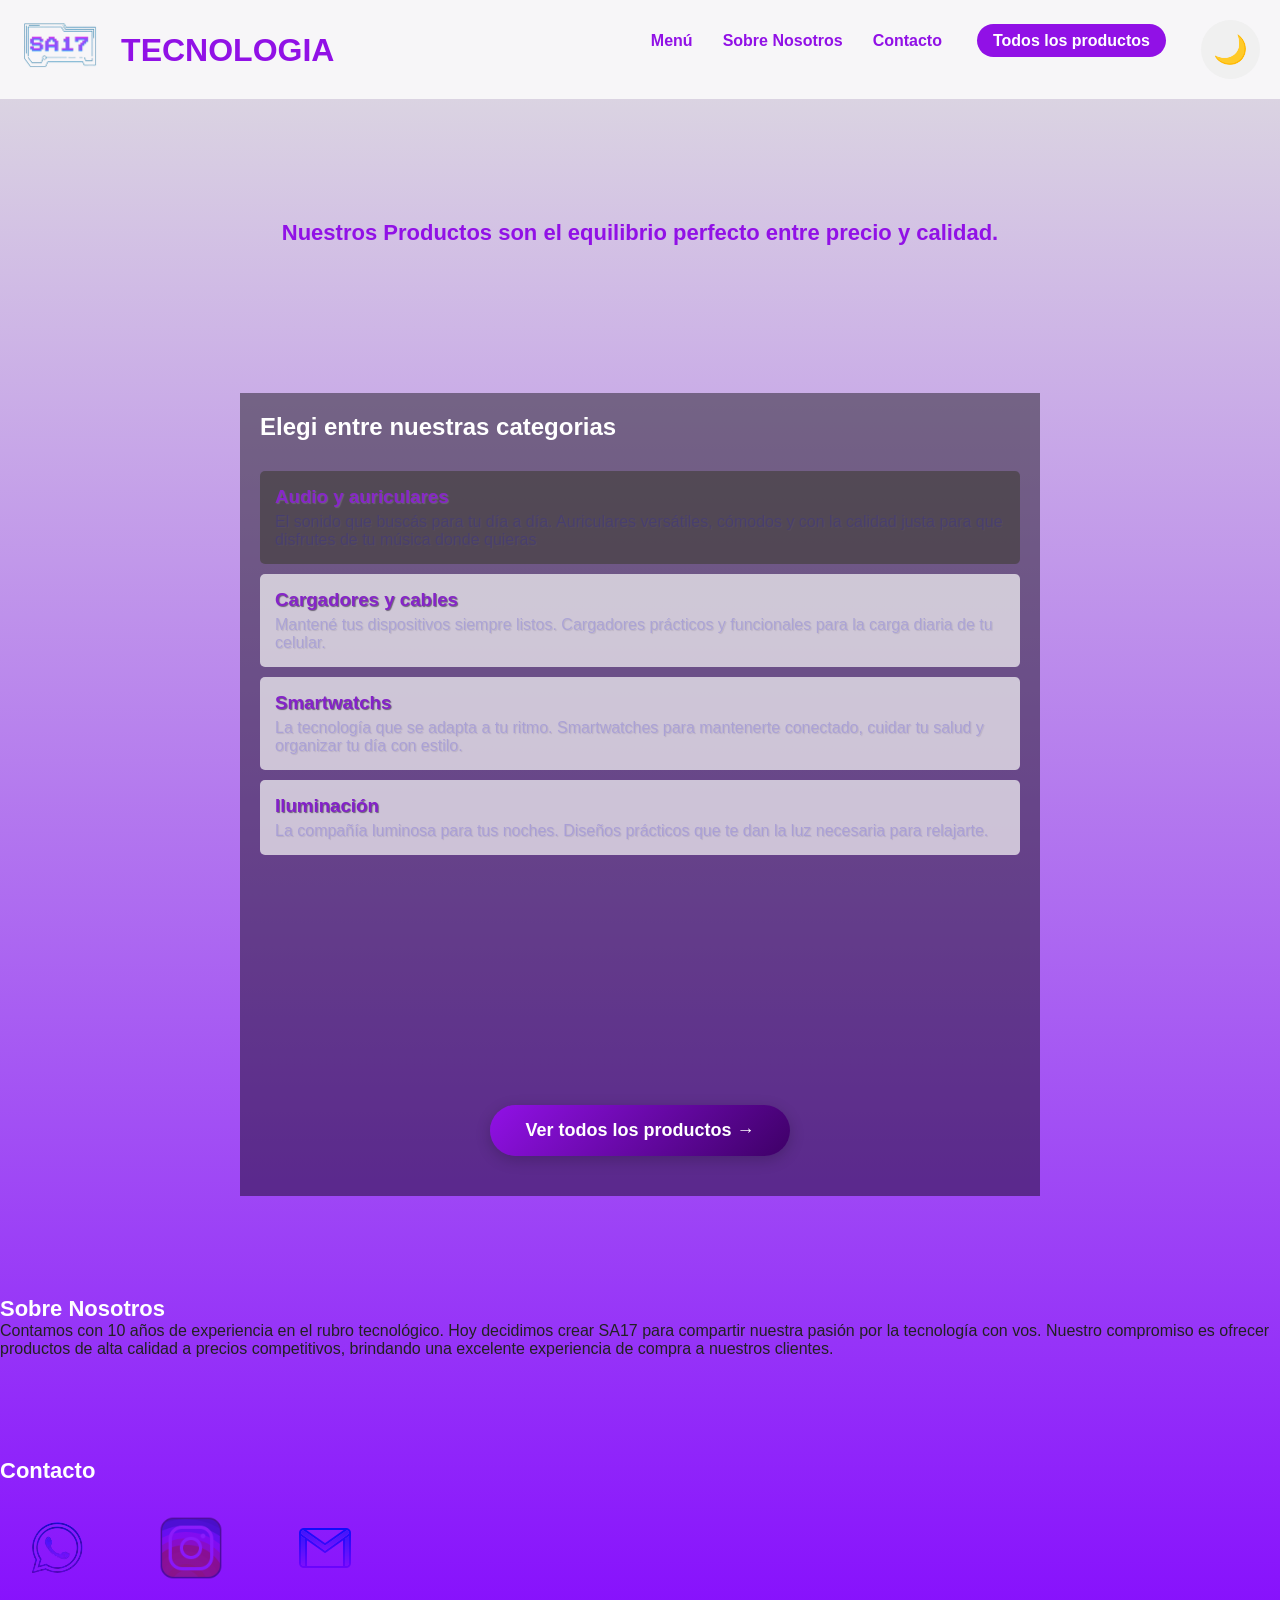
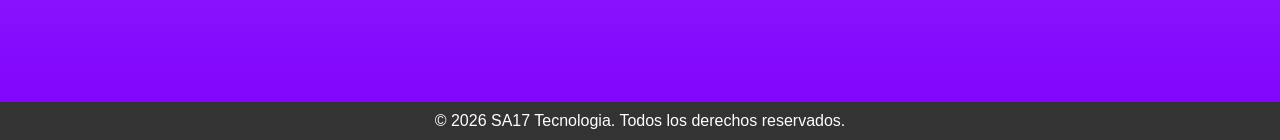
<file: index.html>
<!DOCTYPE html>
<html lang="es">
<head>
    <meta charset="UTF-8">
    <meta name="viewport" content="width=device-width, initial-scale=1.0">
    <title>SA17 Tecno</title>
    <link rel="stylesheet" href="styles.css">
</head>
<body>
    <div class="section_loader">
    <header>
        <img src="imagenes/logo.png" alt="Logo de SA17 Tecnologia">
        <h1>TECNOLOGIA</h1>
        <nav>
            <ul class="ul-nav">
                <li class="li-nav"><a href="#menu">Menú</a></li>
                <li class="li-nav"><a href="#about">Sobre Nosotros</a></li>
                <li class="li-nav"><a href="#contact">Contacto</a></li>
                <li class="li-nav boton-todos"><a href="productos.html" class="btn-todos">Todos los productos</a></li>
            </ul>
        </nav>
        <button id="darkModeBtn" class="dark-mode-btn">🌙</button>
    </header>

    <div>
        <h2 class="subti">Nuestros Productos son el equilibrio perfecto entre precio y calidad.</h2>
    </div>
    
    <section id="menu">
        <h2>Elegi entre nuestras categorias</h2>
        
        <a href="productos.html?categoria=Auriculares" class="menu-item-link">
            <div class="menu-item item--1">
                <h3>Audio y auriculares</h3>
                <p>El sonido que buscás para tu día a día. Auriculares versátiles, cómodos y con la calidad justa para que disfrutes de tu música donde quieras</p>
            </div>
        </a>
        
        <a href="productos.html?categoria=Cargadores" class="menu-item-link">
            <div class="menu-item item--2">
                <h3>Cargadores y cables</h3>
                <p>Mantené tus dispositivos siempre listos. Cargadores prácticos y funcionales para la carga diaria de tu celular.</p>
            </div>
        </a>
        
        <a href="productos.html?categoria=Smartwatchs" class="menu-item-link">
            <div class="menu-item item--3">
                <h3>Smartwatchs</h3>
                <p>La tecnología que se adapta a tu ritmo. Smartwatches para mantenerte conectado, cuidar tu salud y organizar tu día con estilo.</p>
            </div>
        </a>
        
        <a href="productos.html?categoria=Iluminación" class="menu-item-link">
            <div class="menu-item item--4">
                <h3>Iluminación</h3>
                <p>La compañía luminosa para tus noches. Diseños prácticos que te dan la luz necesaria para relajarte.</p>
            </div>
        </a>
        
        <div class="container-boton-todos">
            <a href="productos.html" class="btn-todos-principal">Ver todos los productos →</a>
        </div>
        
    </section>

    <section id="about">
        <h2>Sobre Nosotros</h2>
        <p>Contamos con 10 años de experiencia en el rubro tecnológico. Hoy decidimos crear SA17 para compartir nuestra pasión por la tecnología con vos. Nuestro compromiso es ofrecer productos de alta calidad a precios competitivos, brindando una excelente experiencia de compra a nuestros clientes.</p>
    </section>

    <section id="contact">
        <h2>Contacto</h2>
        <div class="contact-buttons">
            <button id="whatsappBtn" class="btn-whatsapp">
                <img src="imagenes/icons-whatsapp.png" alt="WhatsApp">
            </button>
            
            <button id="instagramBtn" class="btn-instagram">
                <img src="imagenes/icons-instagram.png" alt="Instagram">
            </button>
            
            <button id="emailBtn" class="btn-email">
                <img src="imagenes/icon-email.png" alt="Email">
            </button>
        </div>
    </section>

    <footer>
        <p>&copy; 2026 SA17 Tecnologia. Todos los derechos reservados.</p>
    </footer>

    <script src="script.js"></script>
    </div>
</body>
</html>
</file>
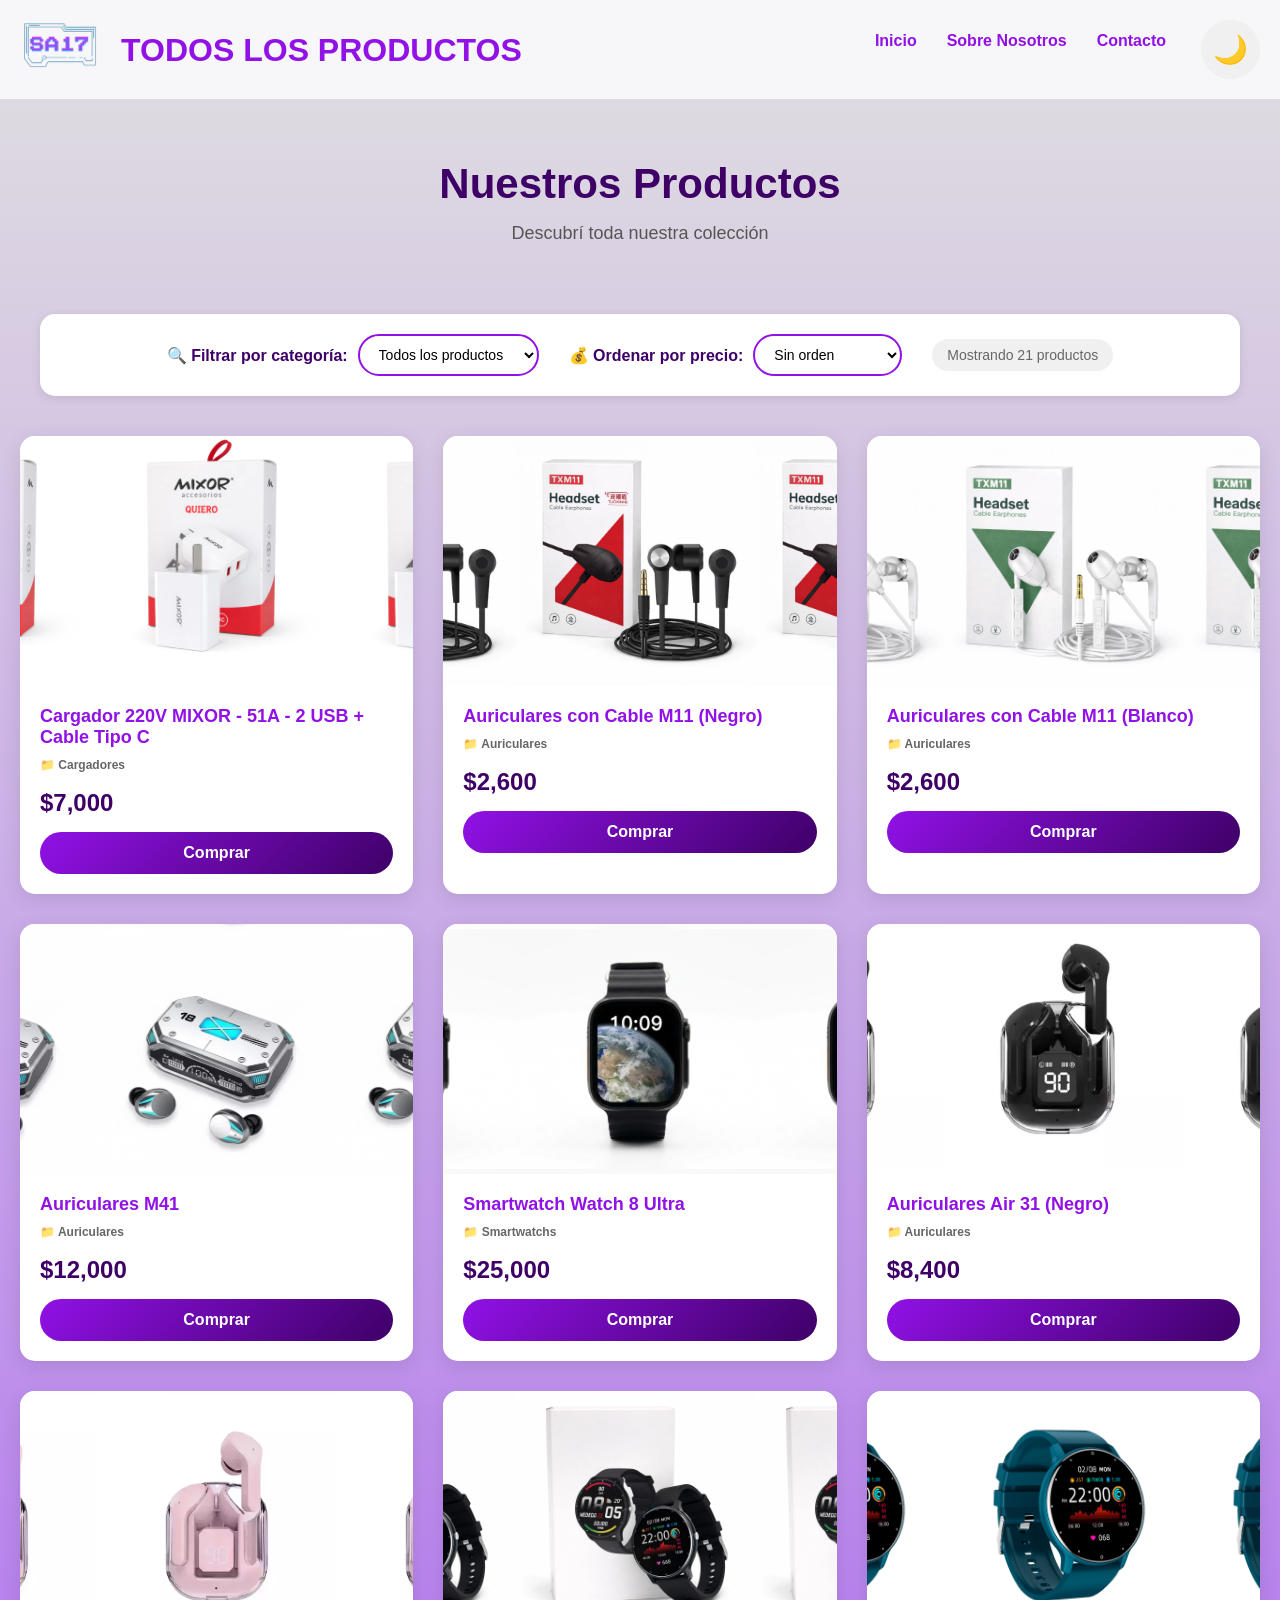
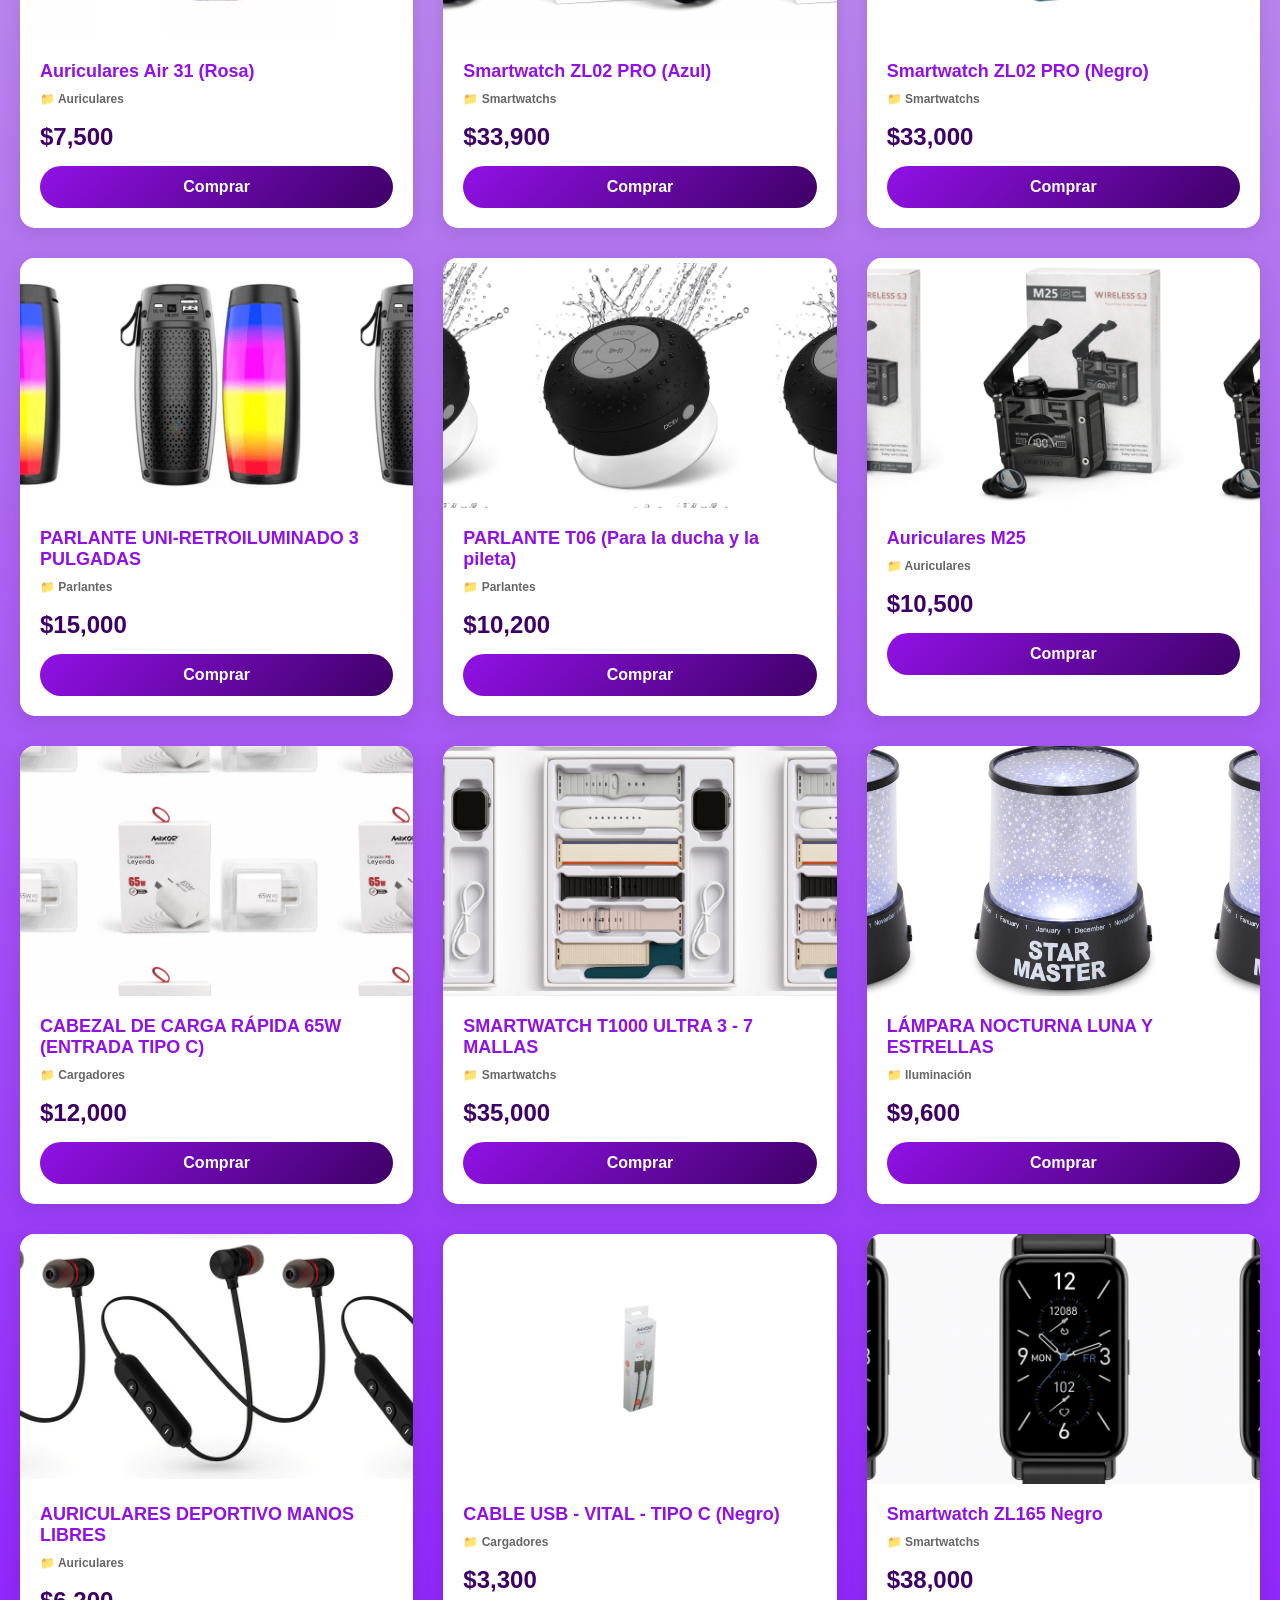
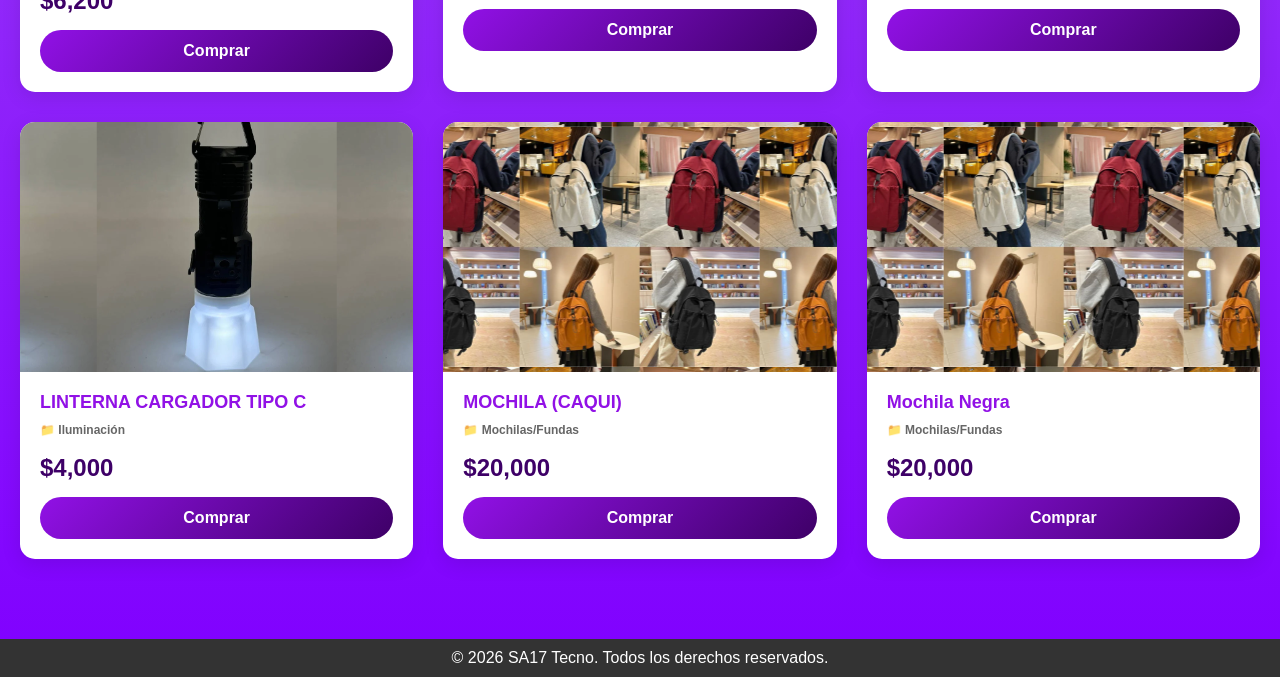
<file: productos.html>
<!DOCTYPE html>
<html lang="es">
<head>
    <meta charset="UTF-8">
    <meta name="viewport" content="width=device-width, initial-scale=1.0">
    <title>Todos los Productos - SA17 Tecno</title>
    <link rel="stylesheet" href="styles.css">
    <link rel="stylesheet" href="productos.css">
</head>
<body>
    <header>
        <img src="imagenes/logo.png" alt="Logo de SA17 Tecnologia">
        <h1>TODOS LOS PRODUCTOS</h1>
        <nav>
            <ul class="ul-nav">
                <li class="li-nav"><a href="index.html">Inicio</a></li>
                <li class="li-nav"><a href="index.html#about">Sobre Nosotros</a></li>
                <li class="li-nav"><a href="index.html#contact">Contacto</a></li>
            </ul>
        </nav>
        <!-- Botón de modo oscuro -->
        <button id="darkModeBtn" class="dark-mode-btn">🌙</button>
    </header>

    <div class="productos-header">
        <h2>Nuestros Productos</h2>
        <p>Descubrí toda nuestra colección</p>
    </div>

    <!-- Barra de filtros y orden -->
    <div class="filtros-container">
        <div class="filtros-group">
            <label for="categoria-filtro">🔍 Filtrar por categoría:</label>
            <select id="categoria-filtro">
                <option value="todos">Todos los productos</option>
                <option value="Auriculares">🎧 Auriculares</option>
                <option value="Cargadores">🔋 Cargadores</option>
                <option value="Smartwatchs">⌚ Smartwatchs</option>
                <option value="Parlantes">🔊 Parlantes</option>
                <option value="Iluminación">💡 Iluminación</option>
                <option value="Mochilas/Fundas">🎒 Mochilas/Fundas</option>
            </select>
        </div>

        <div class="filtros-group">
            <label for="orden-precio">💰 Ordenar por precio:</label>
            <select id="orden-precio">
                <option value="default">Sin orden</option>
                <option value="menor-mayor">Menor a mayor</option>
                <option value="mayor-menor">Mayor a menor</option>
            </select>
        </div>

        <div class="filtros-group">
            <span class="contador-productos" id="contador-productos">Mostrando 0 productos</span>
        </div>
    </div>

    <section class="productos-grid" id="productos-grid">
        <!-- Los productos se cargarán dinámicamente con JavaScript -->
    </section>

    <footer>
        <p>&copy; 2026 SA17 Tecno. Todos los derechos reservados.</p>
    </footer>

    <script src="productos.js"></script>
</body>
</html>
</file>
<file: styles.css>
/* Reset de márgenes y paddings */
* {
    margin: 0;
    padding: 0;
    box-sizing: border-box;
}
h1 {
    color: #9111e6;
}
    
h2 {
    font-family:'Gill Sans', 'Gill Sans MT', Calibri, 'Trebuchet MS', sans-serif;
    font-size: 22px;
    color: #ffffff;
    
}

/* Estilos generales */
body {
    font-family: Arial, sans-serif;
    background: linear-gradient(to top, #8000ff, #e0e0e0);
    color: #222;
    transition: background 0.3s ease, color 0.3s ease;
}
h3{
    color: #9111e6;
}
header {
    position: fixed;
    display: flex;
    top: 0;
    width: 100%;
    background-color: #f7f6f8;
    color: #3e0067;
    padding: 20px;
    text-align: center;
    z-index: 30;
    transition: background-color 0.3s ease;
}

header h1 {
    margin-top: 12px;
    margin-bottom: 10px;
}
header img {
    height: 50px;
    margin-right: 20px;
}
header nav {
    margin-top: 12px;
    margin-left: auto;
}

.subti{
    font-family: sans-serif;
    text-align: center;
    margin-top: 220px;
    margin-bottom: -23px;
    color: #9111e6;
}
.ul-nav {
    list-style: none;
    display: flex;
    justify-content: center;
}

.li-nav {
    margin: 0 15px;

}

.li-nav a {
    text-decoration: none;
    font-weight: bold;
    color: #9111e6
}

/* Menú */
#menu {
    padding: 20px;
    background-color: #0100016d;
    margin: 20px auto;
    max-width: 800px;
    margin-top: 170px;
    transition: background-color 0.3s ease;
}
#menu h2 {
    font-size: 24px;
    text-align: start;
    color: #ffffff;
    margin-bottom: 30px;
}
.menu-item {
    background-color: #f9f9f9;
    padding: 15px;
    margin-bottom: 10px;
    border-radius: 5px;
    text-shadow: 1px 1px 1px #6b676f;
    opacity: 0.7;
    transition: 0.5s;
}
.menu-item h3 {
    margin-bottom: 5px;
    opacity: 1;
}
.menu-item p{
    opacity:0.2;
}

.item--1{
    
    background-color: #464141;
    background-image: url('https://acdn-us.mitiendanube.com/stores/001/771/149/products/unnamed-c67b503f0c81045b5617716063338578-640-0.webp');
    background-size: cover;
    background-position: center;
}.item--2{
    
    background-image: url('https://acdn-us.mitiendanube.com/stores/001/771/149/products/unnamed-aa2b29c73245f0a7a017718440720961-640-0.webp');
    background-size: cover;
    background-position: center;
}
.item--3{
    
    background-image: url('https://acdn-us.mitiendanube.com/stores/001/771/149/products/unnamed-2f6654509362f1228617720407353404-640-0-9b95f8a8fdd3811deb17728329163296-640-0.webp');
    background-size: cover;
    background-position: center;
}
.item--4{
    
    background-image: url('https://acdn-us.mitiendanube.com/stores/001/771/149/products/unnamed-47f29a4fdcdaf39f1c17708386752158-640-0.webp');
    background-size: cover;
    background-position: center;
}

.menu-item:hover{
    
    transition: 0.5s;
    padding: 100px;
    margin-bottom: 10px;
    border-radius: 5px;
    color: #f4f4f4;
    text-shadow: 1px 1px 1px #464141;    
    opacity: 1 ;
}
.menu-item p:hover{
    opacity: 1;
}

/* Secciones */
section {
    margin: 100px 0;
}

/* Contacto */
#contact p {
    font-size: 18px;
}

/* Pie de página */
footer {
    background-color: #333;
    color: #fff;
    text-align: center;
    padding: 10px;
    margin-top: 20px;
    transition: background-color 0.3s ease;
}
/* Estilos para el botón Todos los productos */
.boton-todos {
    margin-left: 20px;
}

.btn-todos {
    text-decoration: none;
    background-color: #9111e6;
    color: white !important;
    padding: 8px 16px;
    border-radius: 25px;
    transition: all 0.3s ease;
}

.btn-todos:hover {
    background-color: #9111e6;
    transform: scale(1.05);
}

.container-boton-todos {
    text-align: center;
    margin-top: 250px;
    margin-bottom: 20px;
}

.btn-todos-principal {
    display: inline-block;
    background: linear-gradient(135deg, #9111e6, #3e0067);
    color: white;
    text-decoration: none;
    padding: 15px 35px;
    border-radius: 50px;
    font-size: 18px;
    font-weight: bold;
    transition: all 0.3s ease;
    box-shadow: 0 4px 15px rgba(0,0,0,0.2);
}

.btn-todos-principal:hover {
    transform: translateY(-3px);
    box-shadow: 0 8px 25px rgba(0,0,0,0.3);
}
/* Quitar subrayado de los enlaces de las categorías */
.menu-item-link {
    text-decoration: none;
}

.menu-item-link:hover {
    text-decoration: none;
}

/* Estilos para el botón de WhatsApp */
.btn-whatsapp {
    display: inline-flex;
    align-items: center;
    gap: 10px;
    background-color: transparent;
    border: none;
    color: #25D366;
    padding: 12px 25px;
    border-radius: 50px;
    font-size: 16px;
    font-weight: bold;
    cursor: pointer;
    transition: all 0.3s ease;
    margin: 10px 0;
}

.btn-whatsapp img {
    width: 64px;
    height: 64px;
    background: transparent;
    mix-blend-mode: multiply;
}

.btn-whatsapp:hover {
    background-color: rgba(37, 211, 102, 0.1);
    transform: scale(1.05);
    box-shadow: 0 5px 15px rgba(37, 211, 101, 0.848);
}

/* Estilos para el botón de Instagram */
.btn-instagram {
    display: inline-flex;
    align-items: center;
    justify-content: center;
    background-color: transparent;
    border: none;
    padding: 12px 25px;
    border-radius: 50px;
    cursor: pointer;
    transition: all 0.3s ease;
}

.btn-instagram img {
    width: 64px;
    height: 64px;
    background: transparent;
    mix-blend-mode: multiply;
}

.btn-instagram:hover {
    background-color: rgba(225, 48, 108, 0.1);
    transform: scale(1.05);
    box-shadow: 0 5px 15px rgba(225, 48, 108, 0.3);
}

/* Estilos para el botón de Email */
.btn-email {
    display: inline-flex;
    align-items: center;
    justify-content: center;
    background-color: transparent;
    border: none;
    padding: 12px 25px;
    border-radius: 50px;
    cursor: pointer;
    transition: all 0.3s ease;
}

.btn-email img {
    width: 64px;
    height: 64px;
    background: transparent;
    mix-blend-mode: multiply;
}

.btn-email:hover {
    background-color: rgba(145, 17, 230, 0.1);
    transform: scale(1.05);
    box-shadow: 0 5px 15px rgba(145, 17, 230, 0.3);
}

/* Contenedor de botones de contacto */
.contact-buttons {
    display: flex;
    gap: 20px;
    align-items: center;
    flex-wrap: wrap;
    margin: 10px 0;
}

/* ========================================== */
/* MODO OSCURO */
/* ========================================== */

.dark-mode-btn {
    background: transparent;
    border: none;
    font-size: 28px;
    cursor: pointer;
    margin-left: 20px;
    padding: 8px 12px;
    border-radius: 50%;
    transition: all 0.3s ease;
    background-color: #f0f0f0;
}

.dark-mode-btn:hover {
    transform: scale(1.1);
    background-color: #e0e0e0;
}

body.dark-mode {
    background: linear-gradient(to top, #1a1a2e, #0f0f1a);
    color: #f0f0f0;
}

body.dark-mode header {
    background-color: #1a1a2e;
    color: #9111e6;
    box-shadow: 0 2px 10px rgba(0,0,0,0.3);
}

body.dark-mode header h1 {
    color: #9111e6;
}

body.dark-mode .li-nav a {
    color: #bb86fc;
}

body.dark-mode .subti {
    color: #bb86fc;
}

body.dark-mode #menu {
    background-color: rgba(26, 26, 46, 0.8);
}

body.dark-mode .menu-item {
    background-color: #2a2a3e;
    text-shadow: none;
}

body.dark-mode .menu-item h3 {
    color: #bb86fc;
}

body.dark-mode .menu-item p {
    color: #cccccc;
}

body.dark-mode .btn-todos-principal {
    background: linear-gradient(135deg, #bb86fc, #6200ea);
}

body.dark-mode .btn-todos {
    background-color: #bb86fc;
    color: #1a1a2e !important;
}

body.dark-mode #about, 
body.dark-mode #contact {
    background-color: rgba(26, 26, 46, 0.6);
    padding: 20px;
    border-radius: 15px;
}

body.dark-mode footer {
    background-color: #0f0f1a;
    color: #bb86fc;
}

body.dark-mode .btn-whatsapp img,
body.dark-mode .btn-instagram img,
body.dark-mode .btn-email img {
    mix-blend-mode: normal;
    filter: brightness(0.9);
}

body.dark-mode .dark-mode-btn {
    background-color: #2a2a3e;
    color: #ffd700;
}

body.dark-mode .dark-mode-btn:hover {
    background-color: #3a3a4e;
}

body.dark-mode .btn-email:hover {
    background-color: rgba(187, 134, 252, 0.1);
    box-shadow: 0 5px 15px rgba(187, 134, 252, 0.3);
}

body.dark-mode .productos-header h2 {
    color: #bb86fc;
}

body.dark-mode .productos-header p {
    color: #cccccc;
}

body.dark-mode .filtros-container {
    background: #1a1a2e;
    box-shadow: 0 2px 10px rgba(0,0,0,0.3);
}

body.dark-mode .filtros-group label {
    color: #bb86fc;
}

body.dark-mode .filtros-group select {
    background-color: #2a2a3e;
    color: #f0f0f0;
    border-color: #bb86fc;
}

body.dark-mode .producto-card {
    background: #1a1a2e;
    box-shadow: 0 5px 20px rgba(0,0,0,0.3);
}

body.dark-mode .producto-info h3 {
    color: #bb86fc;
}

body.dark-mode .producto-info p {
    color: #cccccc;
}

body.dark-mode .producto-precio {
    color: #bb86fc;
}

body.dark-mode .contador-productos {
    background-color: #2a2a3e;
    color: #cccccc;
}

body.dark-mode .no-productos {
    color: #cccccc;
}

/* ========================================== */
/* RESPONSIVE */
/* ========================================== */

@media (max-width: 768px) {
    
    header {
        flex-direction: column;
        padding: 15px;
        position: relative;
        flex-wrap: wrap;
        align-items: center;
    }
    
    header h1 {
        font-size: 24px;
        margin-top: 5px;
    }
    
    header img {
        height: 40px;
        width: auto;
        margin-right: 0;
        margin-bottom: 5px;
    }
    
    header nav {
        margin-left: 0;
        margin-top: 10px;
    }
    
    .ul-nav {
        flex-wrap: wrap;
        justify-content: center;
        gap: 10px;
    }

    .li-nav {
        margin: 0 8px;
    }
    
    .btn-todos {
        padding: 6px 12px;
        font-size: 12px;
    }
    
    .dark-mode-btn {
        font-size: 24px;
        margin-left: 10px;
        margin-top: 10px;
    }
    
    .subti {
        margin-top: 30px;
        font-size: 16px;
        padding: 0 15px;
        margin-bottom: 0;
    }
    
    #menu {
        margin-top: 30px;
        padding: 15px;
        max-width: 95%;
    }
    
    #menu h2 {
        font-size: 28px;
        text-align: center;
    }
    
    .menu-item {
        padding: 12px;
    }
    
    .menu-item h3 {
        font-size: 18px;
    }
    
    .menu-item p {
        font-size: 14px;
        opacity: 0.8;
    }
    
    .menu-item:hover {
        padding: 12px;
    }
    
    .btn-todos-principal {
        padding: 12px 25px;
        font-size: 16px;
    }
    
    .container-boton-todos {
        margin-top: 20px;
        margin-bottom: 10px;
    }
    
    section {
        margin: 50px 20px;
    }
    
    #about h2, #contact h2 {
        font-size: 24px;
    }
    
    #about p, #contact p {
        font-size: 14px;
    }
    
    footer {
        font-size: 12px;
        padding: 15px;
    }

    .btn-whatsapp img,
    .btn-instagram img,
    .btn-email img {
        width: 50px;
        height: 50px;
    }
}

@media (max-width: 480px) {
    
    .subti {
        font-size: 14px;
        margin-top: 20px;
    }
    
    .li-nav a {
        font-size: 12px;
    }
    
    .btn-todos {
        padding: 4px 10px;
        font-size: 11px;
    }
    
    #menu h2 {
        font-size: 24px;
    }
    
    .menu-item h3 {
        font-size: 16px;
    }
    
    .menu-item p {
        font-size: 12px;
    }
    
    .btn-todos-principal {
        padding: 10px 20px;
        font-size: 14px;
    }
    
    #about h2, #contact h2 {
        font-size: 20px;
    }
    
    .dark-mode-btn {
        font-size: 20px;
        padding: 5px 10px;
    }

    .btn-whatsapp img,
    .btn-instagram img,
    .btn-email img {
        width: 40px;
        height: 40px;
    }
}

@media (max-width: 768px) {
    body {
        font-size: 14px;
    }
    
    .menu-item {
        background-size: cover !important;
        background-position: center !important;
    }
    
    .section_loader {
        padding-bottom: 20px;
    }
}
</file>
<file: productos.css>
/* Estilos para la página de todos los productos */

.productos-header {
    text-align: center;
    margin-top: 140px;
    margin-bottom: 50px;
    padding: 20px;
}

.productos-header h2 {
    font-size: 42px;
    color: #3e0067;
    margin-bottom: 15px;
}

.productos-header p {
    font-size: 18px;
    color: #555;
}

/* Estilos para filtros */
.filtros-container {
    display: flex;
    justify-content: center;
    gap: 30px;
    flex-wrap: wrap;
    max-width: 1200px;
    margin: 20px auto;
    padding: 20px;
    background: white;
    border-radius: 15px;
    box-shadow: 0 2px 10px rgba(0,0,0,0.1);
}

.filtros-group {
    display: flex;
    align-items: center;
    gap: 10px;
}

.filtros-group label {
    font-weight: bold;
    color: #3e0067;
}

.filtros-group select {
    padding: 10px 15px;
    border: 2px solid #9111e6;
    border-radius: 25px;
    background-color: white;
    cursor: pointer;
    font-size: 14px;
    transition: all 0.3s ease;
}

.filtros-group select:hover {
    border-color: #3e0067;
}

.contador-productos {
    font-size: 14px;
    color: #666;
    background-color: #f0f0f0;
    padding: 8px 15px;
    border-radius: 20px;
}

/* Grid de productos */
.productos-grid {
    display: grid;
    grid-template-columns: repeat(auto-fit, minmax(320px, 1fr));
    gap: 30px;
    max-width: 1200px;
    margin: 0 auto;
    padding: 20px;
    margin-bottom: 60px;
}

/* Tarjeta de producto */
.producto-card {
    background: white;
    border-radius: 15px;
    overflow: hidden;
    box-shadow: 0 5px 20px rgba(0,0,0,0.1);
    transition: transform 0.3s ease, box-shadow 0.3s ease;
}

.producto-card:hover {
    transform: translateY(-10px);
    box-shadow: 0 15px 35px rgba(0,0,0,0.2);
}

.producto-imagen {
    height: 250px;
    background-size: 240px;
    background-position: center;
    transition: transform 0.5s ease;
}

.producto-card:hover .producto-imagen {
    transform: scale(1.05);
}

.producto-info {
    padding: 20px;
}

.producto-info h3 {
    color: #9111e6;
    font-size: 18px;
    margin-bottom: 8px;
}

/* Estilo para la categoría dentro de cada producto */
.producto-categoria {
    font-size: 12px;
    color: #9111e6;
    margin-bottom: 10px;
    font-weight: bold;
}

.producto-info p {
    color: #666;
    line-height: 1.5;
    margin-bottom: 15px;
}

.producto-precio {
    font-size: 24px;
    font-weight: bold;
    color: #3e0067;
    margin-bottom: 15px;
}

.btn-comprar {
    background: linear-gradient(135deg, #9111e6, #3e0067);
    color: white;
    border: none;
    padding: 12px 25px;
    border-radius: 25px;
    font-size: 16px;
    font-weight: bold;
    cursor: pointer;
    transition: all 0.3s ease;
    width: 100%;
}

.btn-comprar:hover {
    transform: scale(1.02);
    box-shadow: 0 5px 15px rgba(145, 17, 230, 0.4);
}

/* Mensaje cuando no hay productos */
.no-productos {
    text-align: center;
    padding: 60px;
    font-size: 18px;
    color: #666;
    grid-column: 1 / -1;
}

/* Responsive */
@media (max-width: 768px) {
    .productos-header {
        margin-top: 180px;
    }
    
    .productos-header h2 {
        font-size: 32px;
    }
    
    .productos-grid {
        grid-template-columns: 1fr;
        gap: 20px;
    }
    
    .filtros-container {
        flex-direction: column;
        align-items: stretch;
        gap: 15px;
        margin: 20px;
    }
    
    .filtros-group {
        flex-direction: column;
        align-items: stretch;
    }
    
    .filtros-group select {
        width: 100%;
    }
    
    .contador-productos {
        text-align: center;
    }
}
/* ========================================== */
/* RESPONSIVE PARA PÁGINA DE PRODUCTOS */
/* ========================================== */

/* Tablets (pantallas de hasta 768px) */
@media (max-width: 768px) {
    
    /* Header */
    header {
        flex-direction: column;
        padding: 15px;
        position: relative;
    }
    
    header h1 {
        font-size: 20px;
        margin-top: 5px;
    }
    
    header img {
        height: 40px;
        margin-right: 0;
    }
    
    header nav {
        margin-left: 0;
        margin-top: 10px;
    }
    
    .ul-nav {
        flex-wrap: wrap;
        justify-content: center;
        gap: 10px;
    }
    
    .li-nav {
        margin: 0 8px;
    }
    
    .li-nav a {
        font-size: 14px;
    }
    
    /* Título de la página */
    .productos-header {
        margin-top: 30px;
        margin-bottom: 30px;
    }
    
    .productos-header h2 {
        font-size: 28px;
    }
    
    .productos-header p {
        font-size: 14px;
    }
    
    /* Filtros - se apilan verticalmente */
    .filtros-container {
        flex-direction: column;
        align-items: stretch;
        gap: 15px;
        margin: 15px;
        padding: 15px;
    }
    
    .filtros-group {
        flex-direction: column;
        align-items: flex-start;
        gap: 5px;
    }
    
    .filtros-group label {
        font-size: 14px;
    }
    
    .filtros-group select {
        width: 100%;
        padding: 8px 12px;
        font-size: 14px;
    }
    
    .contador-productos {
        text-align: center;
        width: 100%;
    }
    
    /* Grid de productos - 2 columnas en tablet */
    .productos-grid {
        grid-template-columns: repeat(2, 1fr);
        gap: 20px;
        padding: 15px;
        margin-bottom: 40px;
    }
    
    /* Tarjetas de productos */
    .producto-imagen {
        height: 160px;
    }
    
    .producto-info {
        padding: 15px;
    }
    
    .producto-info h3 {
        font-size: 14px;
    }
    
    .producto-categoria {
        font-size: 11px;
    }
    
    .producto-precio {
        font-size: 18px;
    }
    
    .btn-comprar {
        padding: 10px;
        font-size: 14px;
    }
}

/* Celulares (pantallas de hasta 480px) */
@media (max-width: 480px) {
    
    .productos-header {
        margin-top: 20px;
    }
    
    .productos-header h2 {
        font-size: 24px;
    }
    
    /* Grid - 1 columna en celular */
    .productos-grid {
        grid-template-columns: 1fr;
        gap: 15px;
    }
    
    .producto-imagen {
        height: 200px;
    }
    
    .producto-info h3 {
        font-size: 16px;
    }
    
    .producto-precio {
        font-size: 20px;
    }
    
    .filtros-group label {
        font-size: 13px;
    }
    
    .filtros-group select {
        font-size: 13px;
    }
    
    .contador-productos {
        font-size: 12px;
    }
}

/* Ajuste para pantallas muy grandes (escritorio) */
@media (min-width: 1200px) {
    .productos-grid {
        grid-template-columns: repeat(3, 1fr);
        max-width: 1400px;
    }
    
    #menu {
        max-width: 1000px;
    }
}
</file>
